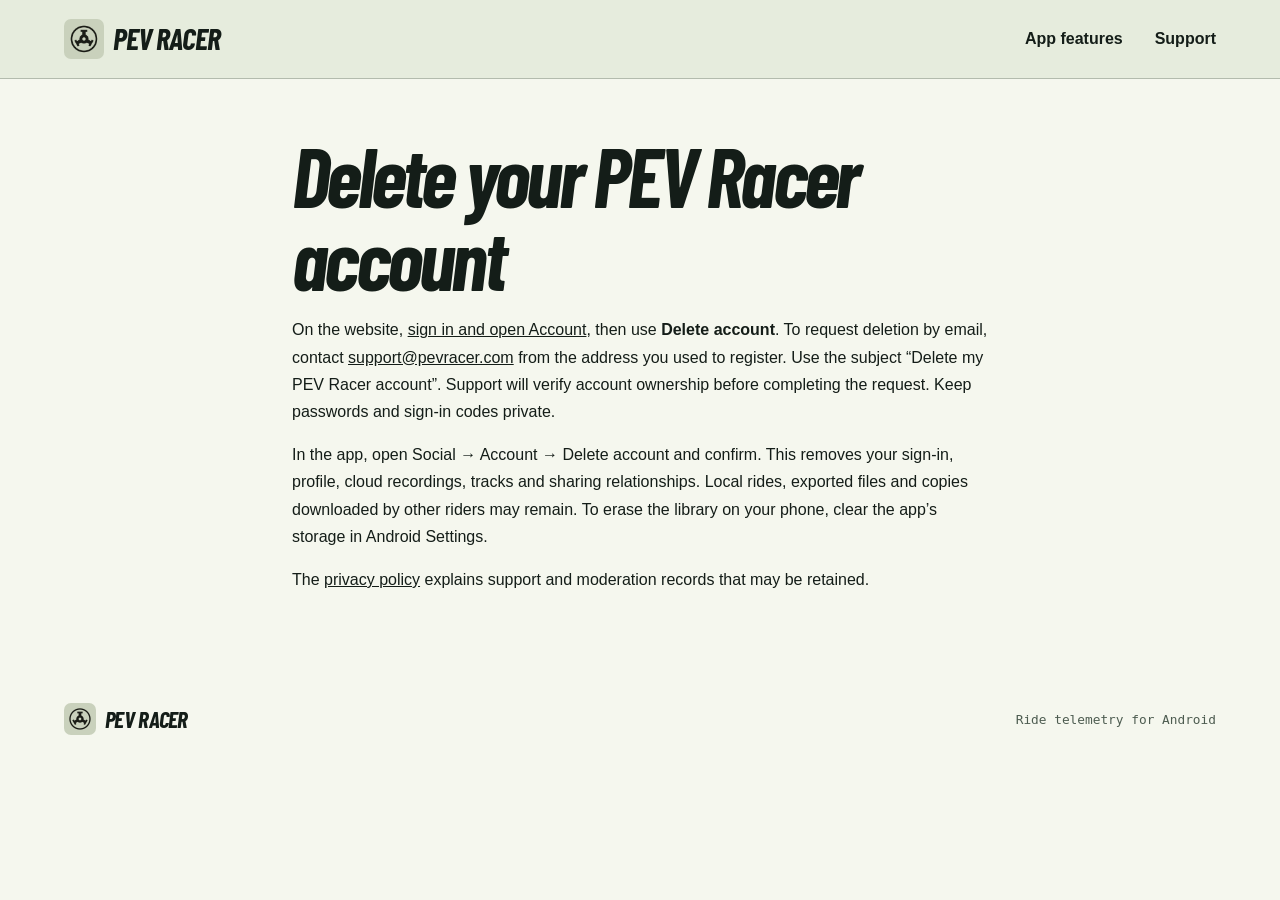
<file: delete-account/index.html>
<!doctype html>
<html lang="en"><head><meta charset="utf-8"><meta name="viewport" content="width=device-width,initial-scale=1"><title>Delete a PEV Racer account</title><link rel="stylesheet" href="../style.css"></head>
<body><a class="skip" href="#main">Skip to content</a><header class="top"><div class="wrap nav"><a class="brand" href="../" aria-label="PEV Racer home"><img src="../assets/icon.png" width="40" height="40" alt="">PEV RACER</a><nav aria-label="Main navigation"><a href="../#analysis">App features</a><a href="../#support">Support</a></nav></div></header><main id="main" class="legal"><h1>Delete your PEV Racer account</h1><p>On the website, <a href="../rider/#account">sign in and open Account</a>, then use <strong>Delete account</strong>. To request deletion by email, contact <a href="mailto:support@pevracer.com?subject=Delete%20my%20PEV%20Racer%20account">support@pevracer.com</a> from the address you used to register. Use the subject “Delete my PEV Racer account”. Support will verify account ownership before completing the request. Keep passwords and sign-in codes private.</p>
<p>In the app, open Social → Account → Delete account and confirm. This removes your sign-in, profile, cloud recordings, tracks and sharing relationships. Local rides, exported files and copies downloaded by other riders may remain. To erase the library on your phone, clear the app’s storage in Android Settings.</p>
<p>The <a href="../privacy/">privacy policy</a> explains support and moderation records that may be retained.</p></main><footer class="wrap foot"><a class="brand" href="../"><img src="../assets/icon.png" width="32" height="32" alt="">PEV RACER</a><span>Ride telemetry for Android</span></footer></body></html>
</file>
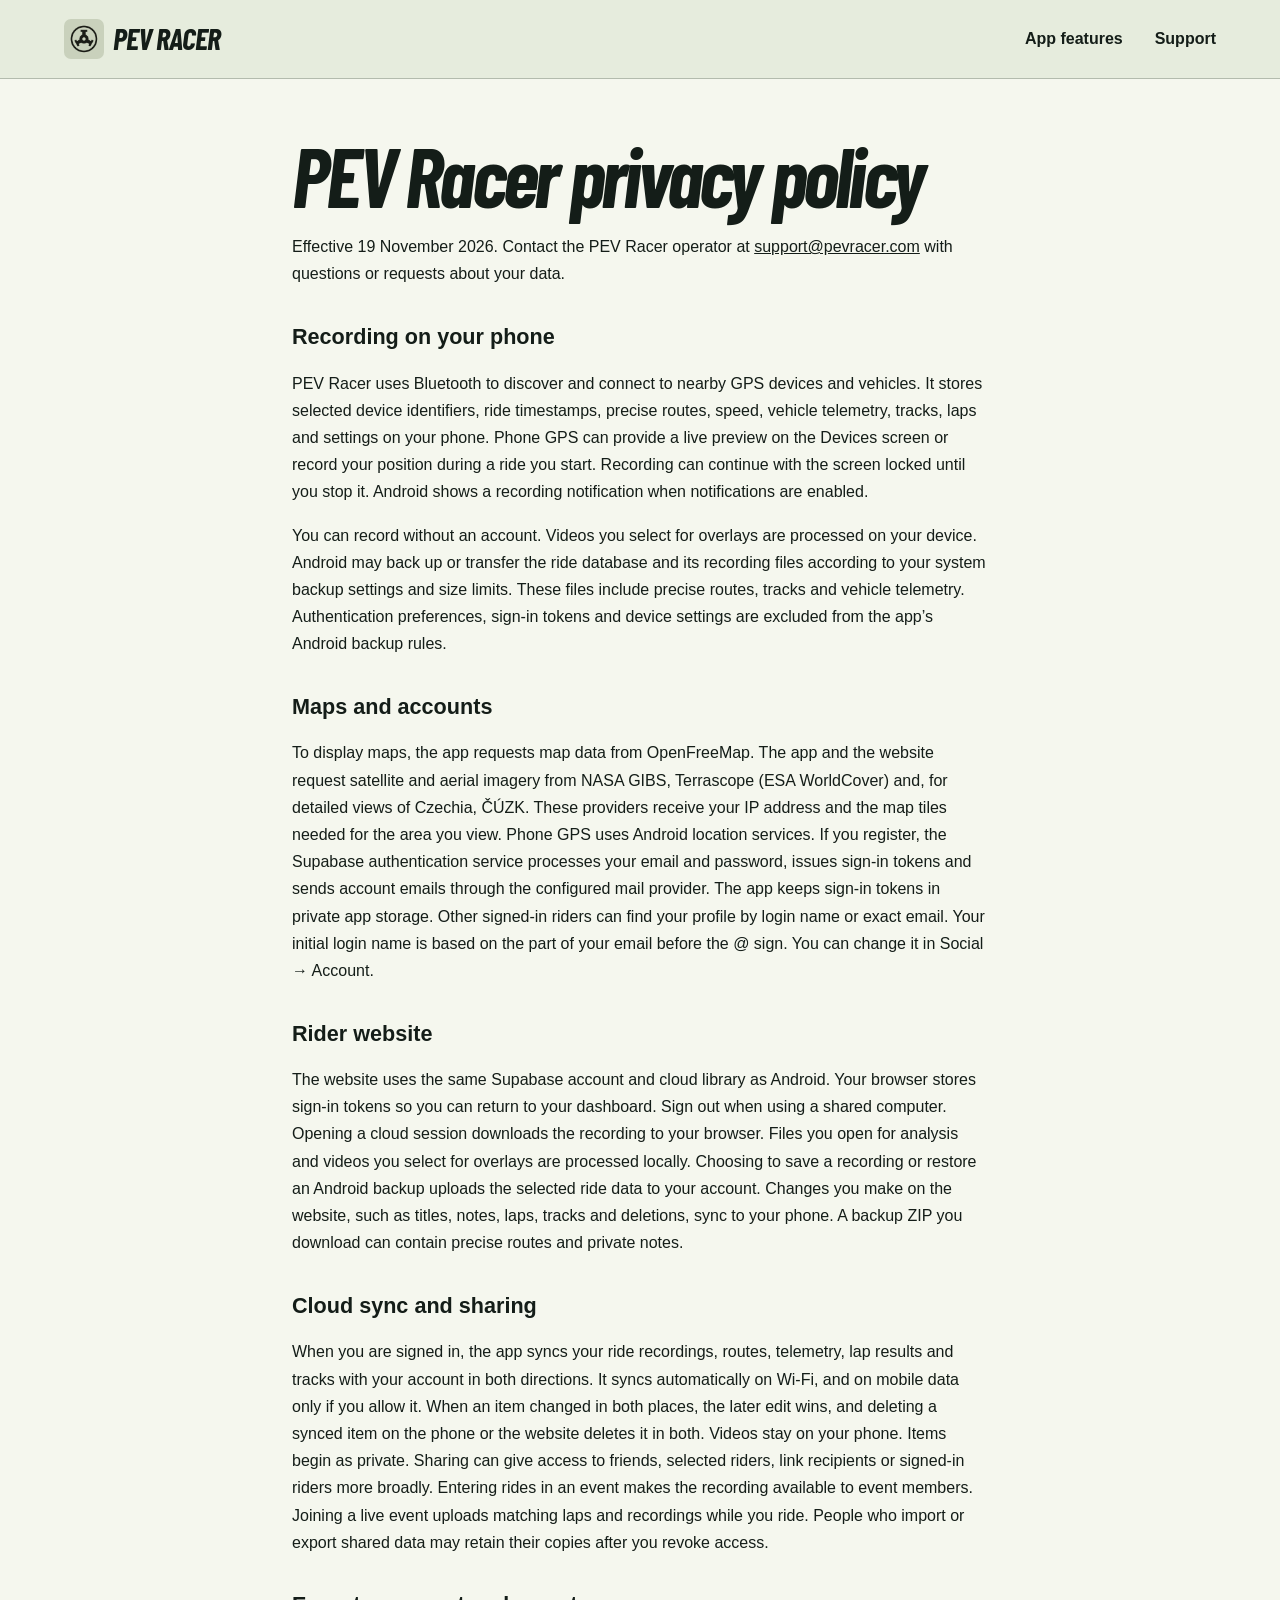
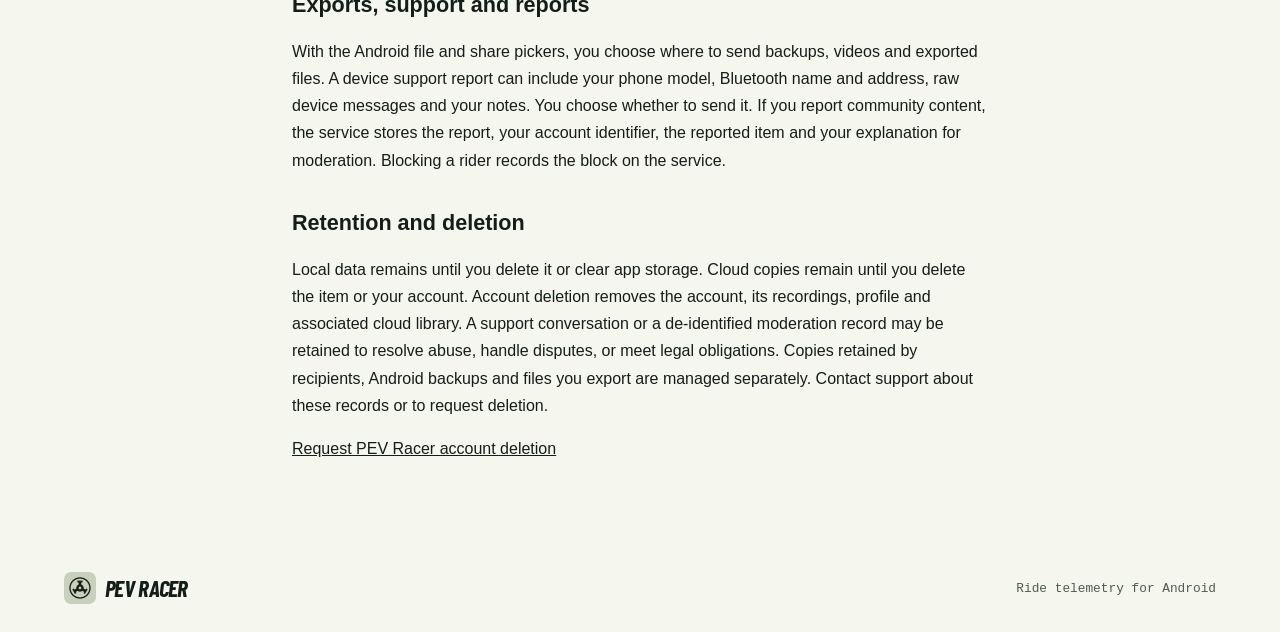
<file: privacy/index.html>
<!doctype html>
<html lang="en"><head><meta charset="utf-8"><meta name="viewport" content="width=device-width,initial-scale=1">
<title>PEV Racer privacy policy</title><link rel="stylesheet" href="../style.css"></head>
<body><a class="skip" href="#main">Skip to content</a><header class="top"><div class="wrap nav"><a class="brand" href="../" aria-label="PEV Racer home"><img src="../assets/icon.png" width="40" height="40" alt="">PEV RACER</a><nav aria-label="Main navigation"><a href="../#analysis">App features</a><a href="../#support">Support</a></nav></div></header><main id="main" class="legal"><h1>PEV Racer privacy policy</h1><p>Effective 19 November 2026. Contact the PEV Racer operator at <a href="mailto:support@pevracer.com">support@pevracer.com</a> with questions or requests about your data.</p>
<h2>Recording on your phone</h2><p>PEV Racer uses Bluetooth to discover and connect to nearby GPS devices and vehicles. It stores selected device identifiers, ride timestamps, precise routes, speed, vehicle telemetry, tracks, laps and settings on your phone. Phone GPS can provide a live preview on the Devices screen or record your position during a ride you start. Recording can continue with the screen locked until you stop it. Android shows a recording notification when notifications are enabled.</p>
<p>You can record without an account. Videos you select for overlays are processed on your device. Android may back up or transfer the ride database and its recording files according to your system backup settings and size limits. These files include precise routes, tracks and vehicle telemetry. Authentication preferences, sign-in tokens and device settings are excluded from the app’s Android backup rules.</p>
<h2>Maps and accounts</h2><p>To display maps, the app requests map data from OpenFreeMap. The app and the website request satellite and aerial imagery from NASA GIBS, Terrascope (ESA WorldCover) and, for detailed views of Czechia, ČÚZK. These providers receive your IP address and the map tiles needed for the area you view. Phone GPS uses Android location services. If you register, the Supabase authentication service processes your email and password, issues sign-in tokens and sends account emails through the configured mail provider. The app keeps sign-in tokens in private app storage. Other signed-in riders can find your profile by login name or exact email. Your initial login name is based on the part of your email before the @ sign. You can change it in Social → Account.</p>
<h2>Rider website</h2><p>The website uses the same Supabase account and cloud library as Android. Your browser stores sign-in tokens so you can return to your dashboard. Sign out when using a shared computer. Opening a cloud session downloads the recording to your browser. Files you open for analysis and videos you select for overlays are processed locally. Choosing to save a recording or restore an Android backup uploads the selected ride data to your account. Changes you make on the website, such as titles, notes, laps, tracks and deletions, sync to your phone. A backup ZIP you download can contain precise routes and private notes.</p>
<h2>Cloud sync and sharing</h2><p>When you are signed in, the app syncs your ride recordings, routes, telemetry, lap results and tracks with your account in both directions. It syncs automatically on Wi-Fi, and on mobile data only if you allow it. When an item changed in both places, the later edit wins, and deleting a synced item on the phone or the website deletes it in both. Videos stay on your phone. Items begin as private. Sharing can give access to friends, selected riders, link recipients or signed-in riders more broadly. Entering rides in an event makes the recording available to event members. Joining a live event uploads matching laps and recordings while you ride. People who import or export shared data may retain their copies after you revoke access.</p>
<h2>Exports, support and reports</h2><p>With the Android file and share pickers, you choose where to send backups, videos and exported files. A device support report can include your phone model, Bluetooth name and address, raw device messages and your notes. You choose whether to send it. If you report community content, the service stores the report, your account identifier, the reported item and your explanation for moderation. Blocking a rider records the block on the service.</p>
<h2>Retention and deletion</h2><p>Local data remains until you delete it or clear app storage. Cloud copies remain until you delete the item or your account. Account deletion removes the account, its recordings, profile and associated cloud library. A support conversation or a de-identified moderation record may be retained to resolve abuse, handle disputes, or meet legal obligations. Copies retained by recipients, Android backups and files you export are managed separately. Contact support about these records or to request deletion.</p>
<p><a href="../delete-account/">Request PEV Racer account deletion</a></p></main><footer class="wrap foot"><a class="brand" href="../"><img src="../assets/icon.png" width="32" height="32" alt="">PEV RACER</a><span>Ride telemetry for Android</span></footer></body></html>
</file>
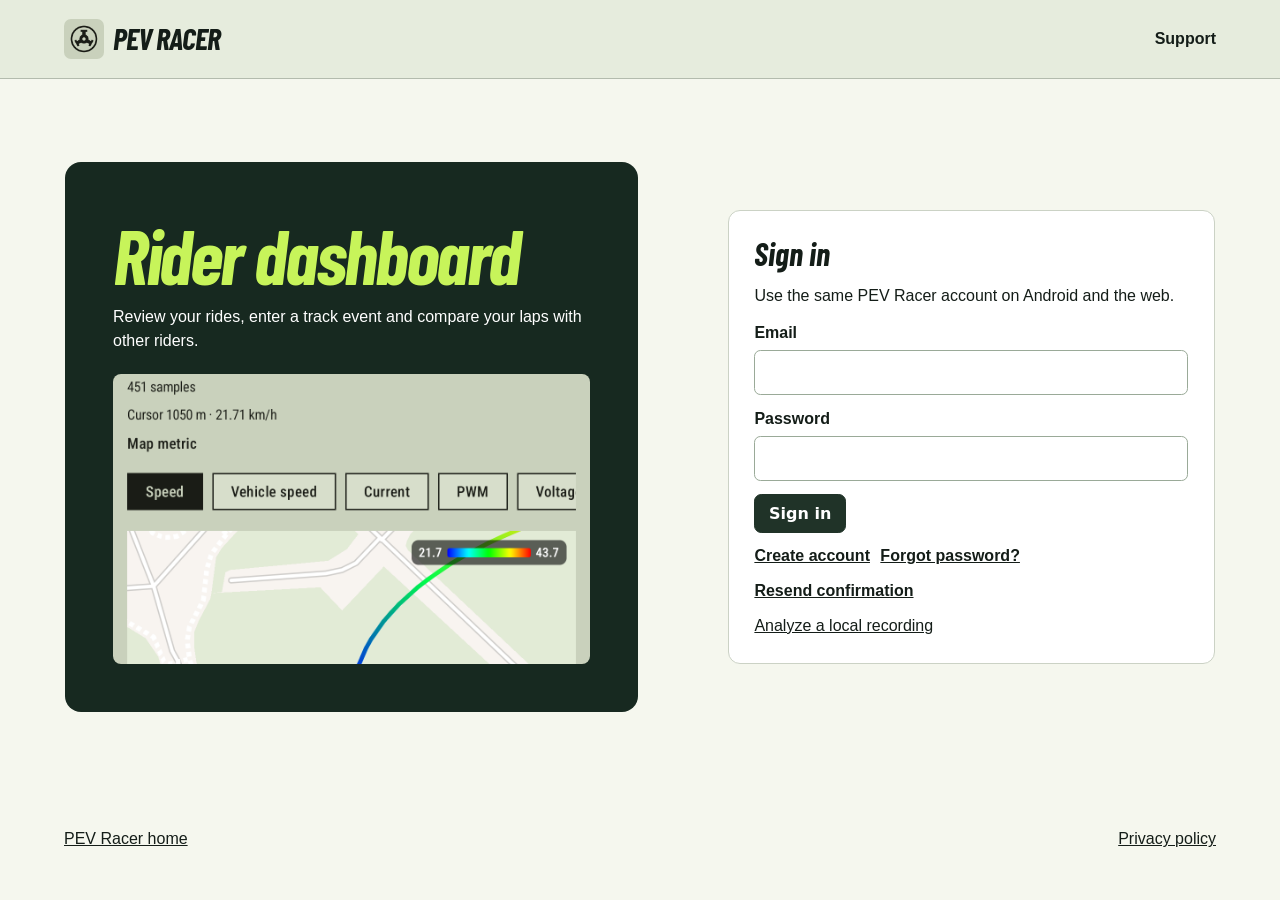
<file: rider/index.html>
<!doctype html>
<html lang="en"><head>
<meta charset="utf-8"><meta name="viewport" content="width=device-width, initial-scale=1">
<meta name="referrer" content="no-referrer"><meta name="robots" content="noindex">
<meta http-equiv="Content-Security-Policy" content="default-src 'self'; script-src 'self'; style-src 'self' 'unsafe-inline'; connect-src 'self' https://aodcdlppxanhepryuypf.supabase.co; img-src 'self' data: blob: https://gibs.earthdata.nasa.gov https://wmts.terrascope.be https://ags.cuzk.gov.cz; media-src 'self' blob:; object-src 'none'; base-uri 'none'; form-action 'none'">
<title>Rider dashboard · PEV Racer</title><link rel="icon" href="../assets/icon.png"><link rel="stylesheet" href="../style.css"><link rel="stylesheet" href="vendor/leaflet/leaflet.css"><link rel="stylesheet" href="satellite-map.css"><link rel="stylesheet" href="route-map.css"><link rel="stylesheet" href="rider.css"><link rel="stylesheet" href="telemetry.css"><script type="module" src="app.js"></script>
</head><body><a class="skip" href="#workspace">Skip to content</a>
<header class="top"><div class="wrap nav"><a class="brand" href="../"><img src="../assets/icon.png" width="40" height="40" alt="">PEV RACER</a><nav><a href="../#support">Support</a><button type="button" id="signout" hidden>Sign out</button></nav></div></header>
<main class="wrap shell" id="workspace" tabindex="-1"><nav id="areas" aria-label="Rider dashboard" hidden></nav><div id="view" aria-live="polite"><p>Opening your dashboard…</p></div><noscript>Enable JavaScript to open the rider dashboard.</noscript></main>
<footer class="wrap foot"><a href="../">PEV Racer home</a><a href="../privacy/">Privacy policy</a></footer></body></html>
</file>
<file: style.css>
@font-face{font-family:Barlow Condensed;src:url(assets/display.ttf) format('truetype');font-weight:700;font-style:italic;font-display:swap}
:root{--ink:#141d18;--paper:#f5f7ee;--green:#bff347;--mute:#4d5c50;--line:#cbd2c5;--display:"Barlow Condensed","Arial Narrow",sans-serif;color:var(--ink);background:var(--paper);font-family:Inter,"Helvetica Neue",Arial,sans-serif;font-size:100%;line-height:1.5;color-scheme:light}
*{box-sizing:border-box}body{margin:0}a{color:inherit}button,input{font:inherit}a:focus-visible,button:focus-visible,input:focus-visible{outline:3px solid #d45d15;outline-offset:4px}.skip{position:absolute;left:1rem;top:-5rem;background:var(--paper);padding:.5rem 1rem;z-index:5}.skip:focus{top:.4rem}.wrap{width:min(1220px,90%);margin:auto}.top{border-bottom:1px solid rgba(20,29,24,.24);background:#e6ecdd}.nav,.foot,.brand,.nav nav{display:flex;align-items:center}.nav{min-height:78px;justify-content:space-between}.brand{gap:9px;text-decoration:none;font:italic 700 1.9rem/.9 var(--display);letter-spacing:-.03em;white-space:nowrap}.brand img{border-radius:7px}.nav nav{gap:32px;font-weight:650}.nav nav a,.tabs button,.help-links a{text-decoration:none}.nav nav a:hover,.help-links a:hover,.secondary:hover,.email:hover{text-decoration:underline;text-underline-offset:4px}.hero{background:linear-gradient(114deg,#e9efdf 12%,#dfe8ce 98%);border-bottom:1px solid var(--line)}.hero-grid{display:grid;grid-template-columns: .89fr 1.11fr;gap:clamp(28px,5vw,88px);align-items:center;padding-block:clamp(55px,7.8vw,115px)}.kicker,.console-label,.sim,.scale,.transport>span,.help-links small,.foot>span{font-family:"IBM Plex Mono",Menlo,Consolas,monospace}.kicker,.console-label{text-transform:uppercase;letter-spacing:.12em;font-weight:650;font-size:.8rem}.kicker{display:flex;align-items:center;gap:10px;margin:0 0 28px}.kicker span{width:26px;height:9px;background:repeating-linear-gradient(112deg,#32543b 0 4px,transparent 4px 8px)}h1,h2,h3,p,figure{margin:0}h1,.section-copy h2,.help-grid h2{font:italic 700 clamp(5.8rem,8.4vw,8.5rem)/.87 var(--display);letter-spacing:-.045em}h1 em{font-style:inherit;color:#37653c}.lede{margin:27px 0 28px;font-size:clamp(1.05rem,1.3vw,1.23rem);color:#344738;max-width:29rem}.cta,.secondary{display:inline-block;font-weight:700;font-size:1rem}.cta{background:var(--ink);color:#f5f7e9;padding:13px 21px;border-radius:5px;text-decoration:none;margin:0 16px 10px 0}.cta:hover{background:#36523b}.secondary{text-underline-offset:4px}
.console{background:#15231c;color:#f5f7ed;border:1px solid #29392c;border-radius:14px;padding:clamp(16px,2vw,30px);min-width:0;box-shadow:0 20px 42px -28px #2e442b}.console-head,.preview-head{display:flex;justify-content:space-between;align-items:center;gap:9px}.console-label{color:#abc1a8;font-size:.76rem}.console h2{font:italic 700 2.15rem/1.1 var(--display);margin:.25rem 0}.sim{font-size:.77rem;color:#ccdbbf;border:1px solid #475946;border-radius:20px;padding:4px 9px}.track{position:relative;height:clamp(195px,22vw,315px);margin:12px 0 18px;border-radius:5px;overflow:hidden;background:#112018}.track #track{width:100%;height:100%}.scale{position:absolute;z-index:500;pointer-events:none;top:8px;right:8px;background:#112018ed;border-radius:3px;padding:3px 7px;display:flex;align-items:center;gap:5px;font-size:.7rem;color:#aec2ac}.scale b{width:42px;height:4px;background:linear-gradient(90deg,#58c9ad,#bff347,#ffc561)}.console-data{display:grid;grid-template-columns:1.2fr .95fr 1fr;padding:13px 0;border-block:1px solid #3a493c}.console-data>div+div{border-left:1px solid #3a493c;padding-left:16px}.console-data strong{display:block;font:italic 700 clamp(1.65rem,2.7vw,2.4rem)/1.05 var(--display);margin-top:5px;font-variant-numeric:tabular-nums}.console-data small{font:normal .79rem Menlo,monospace;color:#c0cfbd}.transport{display:flex;align-items:center;gap:13px;margin-top:15px}.transport button{display:grid;place-items:center;width:42px;height:38px;border:0;background:var(--green);border-radius:4px;cursor:pointer}.transport button i{border-left:10px solid var(--ink);border-block:6px solid transparent}.transport button[aria-label^="Pause"] i{width:10px;height:12px;border:0;border-inline:3px solid var(--ink)}input[type=range]{width:100%;min-width:0;accent-color:var(--green);cursor:pointer}.transport>span{font-size:.8rem;color:#c5d3bf}
.analysis{display:grid;grid-template-columns:1.05fr .95fr;gap:10%;align-items:center;padding-block:clamp(66px,7vw,110px)}.section-copy h2,.help-grid h2{font-size:clamp(3.4rem,5vw,5.4rem)}.features{padding:0;list-style:none;margin:28px 0 0}.features li{padding:16px 0;border-top:1px solid var(--line)}.features h3{font-size:1.15rem;letter-spacing:-.02em}.features p,.support p:not(.kicker){margin-top:5px;color:var(--mute);max-width:31rem}.app-preview{padding:18px 20px 0;border-radius:12px;overflow:hidden;background:repeating-linear-gradient(128deg,transparent 0 44px,#cbd6bf 44px 45px),#dfe7d4;border:1px solid #c5cfba;text-align:center}.preview-head .console-label{color:#40543e}.tabs{display:flex;background:#eef3e8;border-radius:7px;padding:2px}.tabs button{background:transparent;border:0;border-radius:5px;padding:5px 13px;cursor:pointer;color:var(--ink);font-weight:600}.tabs button[aria-pressed=true]{background:#273d2d;color:white}.app-preview img{display:block;width:min(64%,245px);height:auto;margin:24px auto -3.5%;border:6px solid #1a221c;border-bottom:0;border-radius:18px 18px 0 0;box-shadow:0 6px 30px #25371b33}.support{border-block:1px solid var(--line);background:#eaf0e0}.help-grid{display:grid;grid-template-columns:1fr .85fr;gap:10%;align-items:center;padding-block:55px}.help-grid .kicker{margin-bottom:16px}.help-grid h2{font-size:3.6rem}.email{display:inline-block;margin-top:14px;font-weight:700;text-underline-offset:4px}.help-links a{display:block;padding:13px 0;font-weight:650;border-bottom:1px solid #bdc8b5}.help-links small{color:#53664e;float:right}.foot{min-height:88px;justify-content:space-between;gap:14px}.foot .brand{font-size:1.45rem}.foot>span{font-size:.8rem;color:var(--mute)}.legal{max-width:46rem;margin:0 auto;padding:55px 20px 66px}.legal h1{font-size:clamp(3.3rem,7vw,5.2rem);line-height:1}.legal h2{font-size:1.35rem;margin:2.1rem 0 .4rem}.legal p{margin:1rem 0;line-height:1.7}.legal a{overflow-wrap:anywhere}
@media(max-width:760px){.hero-grid,.analysis,.help-grid{grid-template-columns:1fr}.hero-grid{padding:38px 0;gap:24px}.kicker{margin-bottom:18px}.nav{min-height:65px}.nav nav{gap:15px;font-size:.88rem}.brand{font-size:1.48rem}.brand img{width:32px;height:32px}h1{font-size:clamp(4.9rem,15vw,6.8rem)}.lede{margin:16px 0 21px}.hero-grid .track{height:230px}.analysis{gap:28px}.help-grid{gap:20px}.app-preview img{max-width:225px}.console-data>div+div{padding-left:10px}.foot>span{max-width:110px}.hero-grid .secondary{font-size:.93rem}.console-data strong{font-size:1.9rem}}@media(max-width:365px){.nav nav{gap:9px}.brand{font-size:1.32rem}.wrap{width:92%}}
</file>
<file: rider/vendor/leaflet/leaflet.css>
/* required styles */

.leaflet-pane,
.leaflet-tile,
.leaflet-marker-icon,
.leaflet-marker-shadow,
.leaflet-tile-container,
.leaflet-pane > svg,
.leaflet-pane > canvas,
.leaflet-zoom-box,
.leaflet-image-layer,
.leaflet-layer {
	position: absolute;
	left: 0;
	top: 0;
	}
.leaflet-container {
	overflow: hidden;
	}
.leaflet-tile,
.leaflet-marker-icon,
.leaflet-marker-shadow {
	-webkit-user-select: none;
	   -moz-user-select: none;
	        user-select: none;
	  -webkit-user-drag: none;
	}
/* Prevents IE11 from highlighting tiles in blue */
.leaflet-tile::selection {
	background: transparent;
}
/* Safari renders non-retina tile on retina better with this, but Chrome is worse */
.leaflet-safari .leaflet-tile {
	image-rendering: -webkit-optimize-contrast;
	}
/* hack that prevents hw layers "stretching" when loading new tiles */
.leaflet-safari .leaflet-tile-container {
	width: 1600px;
	height: 1600px;
	-webkit-transform-origin: 0 0;
	}
.leaflet-marker-icon,
.leaflet-marker-shadow {
	display: block;
	}
/* .leaflet-container svg: reset svg max-width decleration shipped in Joomla! (joomla.org) 3.x */
/* .leaflet-container img: map is broken in FF if you have max-width: 100% on tiles */
.leaflet-container .leaflet-overlay-pane svg {
	max-width: none !important;
	max-height: none !important;
	}
.leaflet-container .leaflet-marker-pane img,
.leaflet-container .leaflet-shadow-pane img,
.leaflet-container .leaflet-tile-pane img,
.leaflet-container img.leaflet-image-layer,
.leaflet-container .leaflet-tile {
	max-width: none !important;
	max-height: none !important;
	width: auto;
	padding: 0;
	}

.leaflet-container img.leaflet-tile {
	/* See: https://bugs.chromium.org/p/chromium/issues/detail?id=600120 */
	mix-blend-mode: plus-lighter;
}

.leaflet-container.leaflet-touch-zoom {
	-ms-touch-action: pan-x pan-y;
	touch-action: pan-x pan-y;
	}
.leaflet-container.leaflet-touch-drag {
	-ms-touch-action: pinch-zoom;
	/* Fallback for FF which doesn't support pinch-zoom */
	touch-action: none;
	touch-action: pinch-zoom;
}
.leaflet-container.leaflet-touch-drag.leaflet-touch-zoom {
	-ms-touch-action: none;
	touch-action: none;
}
.leaflet-container {
	-webkit-tap-highlight-color: transparent;
}
.leaflet-container a {
	-webkit-tap-highlight-color: rgba(51, 181, 229, 0.4);
}
.leaflet-tile {
	filter: inherit;
	visibility: hidden;
	}
.leaflet-tile-loaded {
	visibility: inherit;
	}
.leaflet-zoom-box {
	width: 0;
	height: 0;
	-moz-box-sizing: border-box;
	     box-sizing: border-box;
	z-index: 800;
	}
/* workaround for https://bugzilla.mozilla.org/show_bug.cgi?id=888319 */
.leaflet-overlay-pane svg {
	-moz-user-select: none;
	}

.leaflet-pane         { z-index: 400; }

.leaflet-tile-pane    { z-index: 200; }
.leaflet-overlay-pane { z-index: 400; }
.leaflet-shadow-pane  { z-index: 500; }
.leaflet-marker-pane  { z-index: 600; }
.leaflet-tooltip-pane   { z-index: 650; }
.leaflet-popup-pane   { z-index: 700; }

.leaflet-map-pane canvas { z-index: 100; }
.leaflet-map-pane svg    { z-index: 200; }

.leaflet-vml-shape {
	width: 1px;
	height: 1px;
	}
.lvml {
	behavior: url(#default#VML);
	display: inline-block;
	position: absolute;
	}


/* control positioning */

.leaflet-control {
	position: relative;
	z-index: 800;
	pointer-events: visiblePainted; /* IE 9-10 doesn't have auto */
	pointer-events: auto;
	}
.leaflet-top,
.leaflet-bottom {
	position: absolute;
	z-index: 1000;
	pointer-events: none;
	}
.leaflet-top {
	top: 0;
	}
.leaflet-right {
	right: 0;
	}
.leaflet-bottom {
	bottom: 0;
	}
.leaflet-left {
	left: 0;
	}
.leaflet-control {
	float: left;
	clear: both;
	}
.leaflet-right .leaflet-control {
	float: right;
	}
.leaflet-top .leaflet-control {
	margin-top: 10px;
	}
.leaflet-bottom .leaflet-control {
	margin-bottom: 10px;
	}
.leaflet-left .leaflet-control {
	margin-left: 10px;
	}
.leaflet-right .leaflet-control {
	margin-right: 10px;
	}


/* zoom and fade animations */

.leaflet-fade-anim .leaflet-popup {
	opacity: 0;
	-webkit-transition: opacity 0.2s linear;
	   -moz-transition: opacity 0.2s linear;
	        transition: opacity 0.2s linear;
	}
.leaflet-fade-anim .leaflet-map-pane .leaflet-popup {
	opacity: 1;
	}
.leaflet-zoom-animated {
	-webkit-transform-origin: 0 0;
	    -ms-transform-origin: 0 0;
	        transform-origin: 0 0;
	}
svg.leaflet-zoom-animated {
	will-change: transform;
}

.leaflet-zoom-anim .leaflet-zoom-animated {
	-webkit-transition: -webkit-transform 0.25s cubic-bezier(0,0,0.25,1);
	   -moz-transition:    -moz-transform 0.25s cubic-bezier(0,0,0.25,1);
	        transition:         transform 0.25s cubic-bezier(0,0,0.25,1);
	}
.leaflet-zoom-anim .leaflet-tile,
.leaflet-pan-anim .leaflet-tile {
	-webkit-transition: none;
	   -moz-transition: none;
	        transition: none;
	}

.leaflet-zoom-anim .leaflet-zoom-hide {
	visibility: hidden;
	}


/* cursors */

.leaflet-interactive {
	cursor: pointer;
	}
.leaflet-grab {
	cursor: -webkit-grab;
	cursor:    -moz-grab;
	cursor:         grab;
	}
.leaflet-crosshair,
.leaflet-crosshair .leaflet-interactive {
	cursor: crosshair;
	}
.leaflet-popup-pane,
.leaflet-control {
	cursor: auto;
	}
.leaflet-dragging .leaflet-grab,
.leaflet-dragging .leaflet-grab .leaflet-interactive,
.leaflet-dragging .leaflet-marker-draggable {
	cursor: move;
	cursor: -webkit-grabbing;
	cursor:    -moz-grabbing;
	cursor:         grabbing;
	}

/* marker & overlays interactivity */
.leaflet-marker-icon,
.leaflet-marker-shadow,
.leaflet-image-layer,
.leaflet-pane > svg path,
.leaflet-tile-container {
	pointer-events: none;
	}

.leaflet-marker-icon.leaflet-interactive,
.leaflet-image-layer.leaflet-interactive,
.leaflet-pane > svg path.leaflet-interactive,
svg.leaflet-image-layer.leaflet-interactive path {
	pointer-events: visiblePainted; /* IE 9-10 doesn't have auto */
	pointer-events: auto;
	}

/* visual tweaks */

.leaflet-container {
	background: #ddd;
	outline-offset: 1px;
	}
.leaflet-container a {
	color: #0078A8;
	}
.leaflet-zoom-box {
	border: 2px dotted #38f;
	background: rgba(255,255,255,0.5);
	}


/* general typography */
.leaflet-container {
	font-family: "Helvetica Neue", Arial, Helvetica, sans-serif;
	font-size: 12px;
	font-size: 0.75rem;
	line-height: 1.5;
	}


/* general toolbar styles */

.leaflet-bar {
	box-shadow: 0 1px 5px rgba(0,0,0,0.65);
	border-radius: 4px;
	}
.leaflet-bar a {
	background-color: #fff;
	border-bottom: 1px solid #ccc;
	width: 26px;
	height: 26px;
	line-height: 26px;
	display: block;
	text-align: center;
	text-decoration: none;
	color: black;
	}
.leaflet-bar a,
.leaflet-control-layers-toggle {
	background-position: 50% 50%;
	background-repeat: no-repeat;
	display: block;
	}
.leaflet-bar a:hover,
.leaflet-bar a:focus {
	background-color: #f4f4f4;
	}
.leaflet-bar a:first-child {
	border-top-left-radius: 4px;
	border-top-right-radius: 4px;
	}
.leaflet-bar a:last-child {
	border-bottom-left-radius: 4px;
	border-bottom-right-radius: 4px;
	border-bottom: none;
	}
.leaflet-bar a.leaflet-disabled {
	cursor: default;
	background-color: #f4f4f4;
	color: #bbb;
	}

.leaflet-touch .leaflet-bar a {
	width: 30px;
	height: 30px;
	line-height: 30px;
	}
.leaflet-touch .leaflet-bar a:first-child {
	border-top-left-radius: 2px;
	border-top-right-radius: 2px;
	}
.leaflet-touch .leaflet-bar a:last-child {
	border-bottom-left-radius: 2px;
	border-bottom-right-radius: 2px;
	}

/* zoom control */

.leaflet-control-zoom-in,
.leaflet-control-zoom-out {
	font: bold 18px 'Lucida Console', Monaco, monospace;
	text-indent: 1px;
	}

.leaflet-touch .leaflet-control-zoom-in, .leaflet-touch .leaflet-control-zoom-out  {
	font-size: 22px;
	}


/* layers control */

.leaflet-control-layers {
	box-shadow: 0 1px 5px rgba(0,0,0,0.4);
	background: #fff;
	border-radius: 5px;
	}
.leaflet-control-layers-toggle {
	background-image: url(images/layers.png);
	width: 36px;
	height: 36px;
	}
.leaflet-retina .leaflet-control-layers-toggle {
	background-image: url(images/layers-2x.png);
	background-size: 26px 26px;
	}
.leaflet-touch .leaflet-control-layers-toggle {
	width: 44px;
	height: 44px;
	}
.leaflet-control-layers .leaflet-control-layers-list,
.leaflet-control-layers-expanded .leaflet-control-layers-toggle {
	display: none;
	}
.leaflet-control-layers-expanded .leaflet-control-layers-list {
	display: block;
	position: relative;
	}
.leaflet-control-layers-expanded {
	padding: 6px 10px 6px 6px;
	color: #333;
	background: #fff;
	}
.leaflet-control-layers-scrollbar {
	overflow-y: scroll;
	overflow-x: hidden;
	padding-right: 5px;
	}
.leaflet-control-layers-selector {
	margin-top: 2px;
	position: relative;
	top: 1px;
	}
.leaflet-control-layers label {
	display: block;
	font-size: 13px;
	font-size: 1.08333em;
	}
.leaflet-control-layers-separator {
	height: 0;
	border-top: 1px solid #ddd;
	margin: 5px -10px 5px -6px;
	}

/* Default icon URLs */
.leaflet-default-icon-path { /* used only in path-guessing heuristic, see L.Icon.Default */
	background-image: url(images/marker-icon.png);
	}


/* attribution and scale controls */

.leaflet-container .leaflet-control-attribution {
	background: #fff;
	background: rgba(255, 255, 255, 0.8);
	margin: 0;
	}
.leaflet-control-attribution,
.leaflet-control-scale-line {
	padding: 0 5px;
	color: #333;
	line-height: 1.4;
	}
.leaflet-control-attribution a {
	text-decoration: none;
	}
.leaflet-control-attribution a:hover,
.leaflet-control-attribution a:focus {
	text-decoration: underline;
	}
.leaflet-attribution-flag {
	display: inline !important;
	vertical-align: baseline !important;
	width: 1em;
	height: 0.6669em;
	}
.leaflet-left .leaflet-control-scale {
	margin-left: 5px;
	}
.leaflet-bottom .leaflet-control-scale {
	margin-bottom: 5px;
	}
.leaflet-control-scale-line {
	border: 2px solid #777;
	border-top: none;
	line-height: 1.1;
	padding: 2px 5px 1px;
	white-space: nowrap;
	-moz-box-sizing: border-box;
	     box-sizing: border-box;
	background: rgba(255, 255, 255, 0.8);
	text-shadow: 1px 1px #fff;
	}
.leaflet-control-scale-line:not(:first-child) {
	border-top: 2px solid #777;
	border-bottom: none;
	margin-top: -2px;
	}
.leaflet-control-scale-line:not(:first-child):not(:last-child) {
	border-bottom: 2px solid #777;
	}

.leaflet-touch .leaflet-control-attribution,
.leaflet-touch .leaflet-control-layers,
.leaflet-touch .leaflet-bar {
	box-shadow: none;
	}
.leaflet-touch .leaflet-control-layers,
.leaflet-touch .leaflet-bar {
	border: 2px solid rgba(0,0,0,0.2);
	background-clip: padding-box;
	}


/* popup */

.leaflet-popup {
	position: absolute;
	text-align: center;
	margin-bottom: 20px;
	}
.leaflet-popup-content-wrapper {
	padding: 1px;
	text-align: left;
	border-radius: 12px;
	}
.leaflet-popup-content {
	margin: 13px 24px 13px 20px;
	line-height: 1.3;
	font-size: 13px;
	font-size: 1.08333em;
	min-height: 1px;
	}
.leaflet-popup-content p {
	margin: 17px 0;
	margin: 1.3em 0;
	}
.leaflet-popup-tip-container {
	width: 40px;
	height: 20px;
	position: absolute;
	left: 50%;
	margin-top: -1px;
	margin-left: -20px;
	overflow: hidden;
	pointer-events: none;
	}
.leaflet-popup-tip {
	width: 17px;
	height: 17px;
	padding: 1px;

	margin: -10px auto 0;
	pointer-events: auto;

	-webkit-transform: rotate(45deg);
	   -moz-transform: rotate(45deg);
	    -ms-transform: rotate(45deg);
	        transform: rotate(45deg);
	}
.leaflet-popup-content-wrapper,
.leaflet-popup-tip {
	background: white;
	color: #333;
	box-shadow: 0 3px 14px rgba(0,0,0,0.4);
	}
.leaflet-container a.leaflet-popup-close-button {
	position: absolute;
	top: 0;
	right: 0;
	border: none;
	text-align: center;
	width: 24px;
	height: 24px;
	font: 16px/24px Tahoma, Verdana, sans-serif;
	color: #757575;
	text-decoration: none;
	background: transparent;
	}
.leaflet-container a.leaflet-popup-close-button:hover,
.leaflet-container a.leaflet-popup-close-button:focus {
	color: #585858;
	}
.leaflet-popup-scrolled {
	overflow: auto;
	}

.leaflet-oldie .leaflet-popup-content-wrapper {
	-ms-zoom: 1;
	}
.leaflet-oldie .leaflet-popup-tip {
	width: 24px;
	margin: 0 auto;

	-ms-filter: "progid:DXImageTransform.Microsoft.Matrix(M11=0.70710678, M12=0.70710678, M21=-0.70710678, M22=0.70710678)";
	filter: progid:DXImageTransform.Microsoft.Matrix(M11=0.70710678, M12=0.70710678, M21=-0.70710678, M22=0.70710678);
	}

.leaflet-oldie .leaflet-control-zoom,
.leaflet-oldie .leaflet-control-layers,
.leaflet-oldie .leaflet-popup-content-wrapper,
.leaflet-oldie .leaflet-popup-tip {
	border: 1px solid #999;
	}


/* div icon */

.leaflet-div-icon {
	background: #fff;
	border: 1px solid #666;
	}


/* Tooltip */
/* Base styles for the element that has a tooltip */
.leaflet-tooltip {
	position: absolute;
	padding: 6px;
	background-color: #fff;
	border: 1px solid #fff;
	border-radius: 3px;
	color: #222;
	white-space: nowrap;
	-webkit-user-select: none;
	-moz-user-select: none;
	-ms-user-select: none;
	user-select: none;
	pointer-events: none;
	box-shadow: 0 1px 3px rgba(0,0,0,0.4);
	}
.leaflet-tooltip.leaflet-interactive {
	cursor: pointer;
	pointer-events: auto;
	}
.leaflet-tooltip-top:before,
.leaflet-tooltip-bottom:before,
.leaflet-tooltip-left:before,
.leaflet-tooltip-right:before {
	position: absolute;
	pointer-events: none;
	border: 6px solid transparent;
	background: transparent;
	content: "";
	}

/* Directions */

.leaflet-tooltip-bottom {
	margin-top: 6px;
}
.leaflet-tooltip-top {
	margin-top: -6px;
}
.leaflet-tooltip-bottom:before,
.leaflet-tooltip-top:before {
	left: 50%;
	margin-left: -6px;
	}
.leaflet-tooltip-top:before {
	bottom: 0;
	margin-bottom: -12px;
	border-top-color: #fff;
	}
.leaflet-tooltip-bottom:before {
	top: 0;
	margin-top: -12px;
	margin-left: -6px;
	border-bottom-color: #fff;
	}
.leaflet-tooltip-left {
	margin-left: -6px;
}
.leaflet-tooltip-right {
	margin-left: 6px;
}
.leaflet-tooltip-left:before,
.leaflet-tooltip-right:before {
	top: 50%;
	margin-top: -6px;
	}
.leaflet-tooltip-left:before {
	right: 0;
	margin-right: -12px;
	border-left-color: #fff;
	}
.leaflet-tooltip-right:before {
	left: 0;
	margin-left: -12px;
	border-right-color: #fff;
	}

/* Printing */

@media print {
	/* Prevent printers from removing background-images of controls. */
	.leaflet-control {
		-webkit-print-color-adjust: exact;
		print-color-adjust: exact;
		}
	}
</file>
<file: rider/satellite-map.css>
.leaflet-container { background:#1c302d; isolation:isolate; color:#13201c; }
.leaflet-control-attribution { max-width:min(80vw,38rem); white-space:normal; text-align:right; line-height:1.25; }
.leaflet-container .leaflet-control-attribution a { color:#075472; }
.leaflet-container .leaflet-control-zoom a,.leaflet-container .pev-map-fit button { color:#172b24; background:white; }
.leaflet-container .pev-map-fit button { display:block; font:600 13px/1.2 system-ui,sans-serif; border:0; padding:6px; border-radius:2px; min-height:30px; cursor:pointer; }
</file>
<file: rider/route-map.css>
.tel-route-map { position:relative;isolation:isolate;width:100%;min-width:0;height:clamp(280px,43vh,490px);border-radius:7px;overflow:hidden;background:#172a20; }
.pev-gate-label { max-width:15rem;overflow:hidden;text-overflow:ellipsis;white-space:nowrap; }

.rider-map-key { display:flex; flex-wrap:wrap; gap:.3rem 1rem; font-size:.9rem; font-weight:600; }
.rider-map-key span { display:inline-flex; align-items:center; gap:.4rem; }
.rider-map-key span::before { content:""; width:.78rem; height:.78rem; border-radius:50%; background:#23569e; }
.rider-map-key .comparison-rider::before { background:#3a2414; border:3px solid #ffb24d; }
</file>
<file: rider/rider.css>
.shell{max-width:1150px;min-height:72vh;padding-block:clamp(1.4rem,4vw,3.5rem)}
.shell h1,.shell h2,.shell h3,.shell p{margin:0 0 .8rem}.shell h1{font:italic 700 clamp(3rem,6vw,5.25rem)/1 var(--display);letter-spacing:-.03em}
.shell h2{font:italic 700 2rem/1.1 var(--display)}.shell h3{font-size:1.1rem;line-height:1.3}.shell p{max-width:70ch}
#areas{display:flex;flex-wrap:wrap;gap:.35rem;margin-bottom:2rem;padding-bottom:1rem;border-bottom:1px solid var(--line)}
#areas[hidden]{display:none}
#areas a,.rbutton,#signout,.shell form button,.shell .btn{background:#fff;border:1px solid #a5b49e;border-radius:.45rem;padding:.5rem .85rem;text-decoration:none;font:600 1rem/1.35 system-ui;cursor:pointer;color:var(--ink)}
#areas a[aria-current=page],.shell .primary{background:#203328;color:white;border-color:#203328}
.shell button:disabled{opacity:.55;cursor:wait}.shell .danger{color:#8b241e}.shell a:hover{text-decoration:underline}
.panel,.empty,.notice{background:#fff;border:1px solid var(--line);border-radius:12px;padding:clamp(1rem,2vw,1.6rem);margin:1rem 0}.notice{background:#edf4de}.error{color:#9a251d}.msg:empty{display:none}.msg{margin:.55rem 0}
.auth-grid{display:grid;grid-template-columns:minmax(0,1fr) minmax(0,.85fr);align-items:center;gap:clamp(2rem,7vw,6rem);padding-block:2rem}
.auth-intro{background:#172920;color:#fff;border-radius:16px;padding:clamp(1.4rem,4vw,3rem);overflow:hidden}.auth-intro img{width:100%;height:clamp(180px,24vw,290px);display:block;object-fit:cover;object-position:50% 29%;border-radius:8px;margin-top:1.3rem}.auth-intro h1{color:#c7f45a;margin-top:.35rem}
.shell label{display:grid;gap:.3rem;font-weight:600}.shell input:not([type=range]):not([type=checkbox]),.shell select,.shell textarea{min-width:0;width:100%;max-width:32rem;padding:.58rem .7rem;border:1px solid #9aaa98;border-radius:.4rem;background:white;color:var(--ink);font:inherit}
.shell form{display:grid;gap:.8rem;justify-items:start}.shell form label{width:100%}.shell form :is(button,a){align-self:end}
.actions,.subnav,.chips{display:flex;align-items:center;flex-wrap:wrap;gap:.65rem;margin:.7rem 0}
.subnav a{font-weight:650}.cols,.metrics{display:grid;grid-template-columns:repeat(auto-fit,minmax(min(220px,100%),1fr));gap:.9rem}
.metrics{margin:1.1rem 0}.metric{padding:1.1rem;background:#1c3024;color:white;border-radius:.6rem}.metric b{display:block;color:#c7f45a;font:italic 700 2.4rem/1.2 var(--display)}
.records{display:grid;gap:.5rem;margin:1rem 0}.record{display:flex;justify-content:space-between;gap:.8rem;align-items:center;text-decoration:none;padding:1rem 1.2rem;border:1px solid var(--line);background:white;border-radius:.55rem;overflow-wrap:anywhere}.record b,.record small{display:block}.record small,.quiet{color:var(--mute)}.record strong{font:italic 700 1.65rem/1.1 var(--display)}.shell details>summary{cursor:pointer;font-weight:700}
.shell .table-wrap{overflow:auto}.shell table{border-collapse:collapse;width:100%}.shell th,.shell td{text-align:left;white-space:nowrap;border-bottom:1px solid var(--line);padding:.6rem}.shell :focus-visible{outline:3px solid #bd5312;outline-offset:3px}
@media(max-width:700px){.auth-grid{grid-template-columns:1fr;gap:.8rem;padding-block:0}.auth-intro img{display:none}.record{align-items:start}.shell{width:94%}#areas{gap:.25rem}#areas a{padding:.42rem .6rem}.shell .cols{grid-template-columns:1fr}}
.lap-times{max-width:100%;min-width:0;font-variant-numeric:tabular-nums}.lap-times td.fastest{color:#9c27b0;font-weight:750}.lap-times .lap-gap{color:#ac2228}.lap-times td a{font-weight:600}.record .session-best{display:grid;gap:.15rem;text-align:right;white-space:nowrap}.session-best small{font:600 .8rem/1.3 system-ui;color:var(--mute)}
.rider-heatmap{height:min(62vh,560px);min-height:300px;border-radius:.55rem;overflow:hidden;background:#1c302d}
.rider-heatmap-canvas{pointer-events:none}
</file>
<file: rider/telemetry.css>
.tel-module { display:grid; gap:1rem; min-width:0; }
.tel-module h3 { margin:0; }
.tel-module button,.tel-module select,.tel-module input:not([type=range]):not([type=checkbox]) { font:inherit; max-width:100%; }
.tel-module button { width:fit-content; cursor:pointer; }
.tel-module button:disabled { opacity:.65; cursor:wait; }
.tel-module p:empty { display:none; }
.tel-view { display:grid; gap:.9rem; min-width:0; }
.tel-stats { display:grid;grid-template-columns:repeat(auto-fit,minmax(120px,1fr));gap:.65rem; }
.tel-stats div { border-left:2px solid #6e8d63;padding-left:.65rem; }
.tel-stats span,.tel-stats strong { display:block; }
.tel-stats span,.tel-caption { font-size:.9rem; }
.tel-stats strong,.tel-readout,.tel-scrub output { font-variant-numeric:tabular-nums; }
.tel-plot,.tel-video-stage { position:relative;overflow:hidden;min-width:0;width:100%;background:#13231c;border-radius:7px; }
.tel-plot canvas { display:block;width:100%;height:100%; }
.tel-plot>p { padding:1rem;color:#f4f8ee; }
.tel-cursor,.tel-line-cursor { display:block;pointer-events:none;position:absolute; }
.tel-cursor { width:14px;height:14px;border:3px solid #17291f;box-shadow:0 0 0 2px #fff;background:#fcfaff;border-radius:50%;transform:translate(-50%,-50%); }
.tel-line-cursor { top:0;bottom:0;width:2px;background:#fff; }
.tel-controls,.tel-actions,.tel-scrub { display:flex;gap:.75rem;align-items:end;flex-wrap:wrap; }
.tel-scrub { align-items:center; }
.tel-scrub input { flex:1; }
.tel-scrub output { min-width:5.8rem; }
.tel-field { display:grid;gap:.25rem;min-width:0;width:fit-content;font-size:.9rem;font-weight:600; }
.tel-field input[type=file] { width:100%; }
.tel-module [hidden] {display:none;}
.tel-video { border-top:1px solid #738272;padding-top:.85rem; }
.tel-video summary { cursor:pointer;font-weight:bold; }
.tel-video[open]>*,.tel-video[open]>div>* { margin-block:.75rem;}
.tel-video video { width:100%;max-height:60vh;display:block; }
.tel-video-stage { width:fit-content;max-width:100%;margin-inline:auto; }
.tel-hud { position:absolute; font:bold clamp(.9rem,3vw,2rem)/1.2 sans-serif;color:#c1f04d;background:rgba(17,33,24,.86);padding:.35em .5em;pointer-events:none; }
.tel-hud[data-position^=b]{bottom:12%;}.tel-hud[data-position^=t]{top:4%;}.tel-hud[data-position$=l]{left:3%;}.tel-hud[data-position$=r]{right:3%;}
.tel-check {display:flex;align-items:center;gap:.5rem; }
@media(max-width:520px){.tel-field select{max-width:100%;}.tel-field{max-width:100%;}.tel-scrub{gap:.45rem;}.tel-scrub output{font-size:.85rem;min-width:4.5rem;}}

.ride-chart{min-width:0;display:grid;gap:.7rem;}
.chart-picker>summary{width:fit-content;cursor:pointer;font-weight:650;}
.chart-picker fieldset{margin:.5rem 0;padding:.6rem .8rem;border:1px solid var(--line);border-radius:.4rem;}
.chart-picker legend{padding:0 .3em;}
.chart-options{display:grid;grid-template-columns:repeat(auto-fit,minmax(min(100%,13rem),1fr));gap:.35rem .6rem;}
.chart-options label{display:flex;align-items:center;gap:.45rem;font-size:.95rem;font-weight:500;cursor:pointer;}
.chart-key{margin:0;padding:0;list-style:none;display:flex;flex-wrap:wrap;gap:.45rem .7rem;}
.chart-key li{padding:.35rem .65rem;display:grid;align-items:center;grid-template-columns:auto 1fr auto;gap:0 .4rem;color:#f2f5ee;background:#203228;border-radius:.45rem;font-size:.95rem;}
.chart-key li b{font-variant-numeric:tabular-nums;}.chart-key i{width:.85rem;height:.23rem;border-radius:2px;}
.chart-key small{grid-column:2/-1;color:#d2dfd3;font-size:.85rem;}
.chart-viewport{height:clamp(165px,20vw,275px);position:relative;border-radius:.4rem;overflow:hidden;background:#15251d;touch-action:pan-y;cursor:crosshair;}
.chart-viewport.chart-zoomed{cursor:grab;}.chart-viewport.chart-zoomed:active{cursor:grabbing;}
.chart-viewport svg{width:100%;height:100%;display:block;pointer-events:none;}
.chart-playhead{position:absolute;top:0;bottom:0;width:2px;background:#fff;pointer-events:none;transform:translateX(-50%);}
.chart-axis,.chart-tools{display:flex;gap:.4rem;align-items:center;flex-wrap:wrap;}.chart-axis{justify-content:space-between;font-variant-numeric:tabular-nums;}
.chart-tools button{padding:.3rem .62rem;}.chart-tools button:disabled{cursor:default;}
.chart-caption{font-size:.95rem;}
</file>
